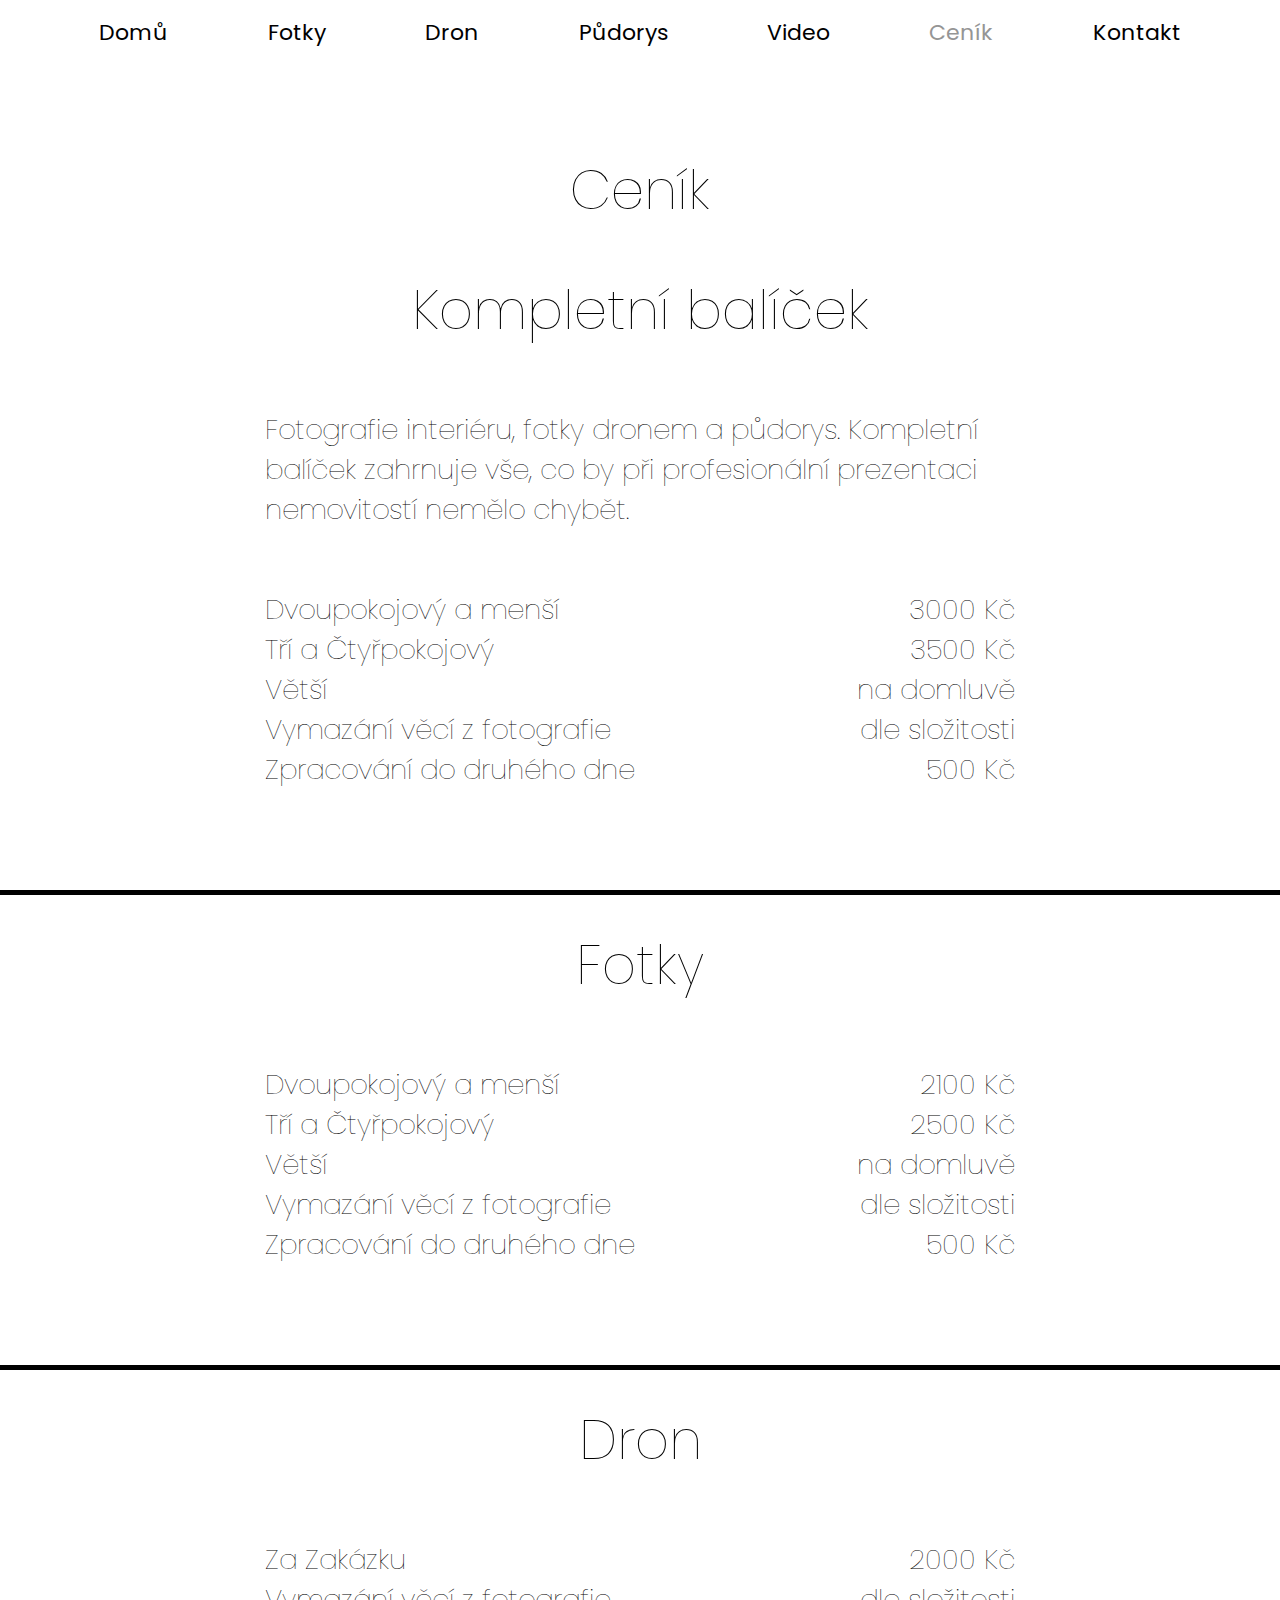
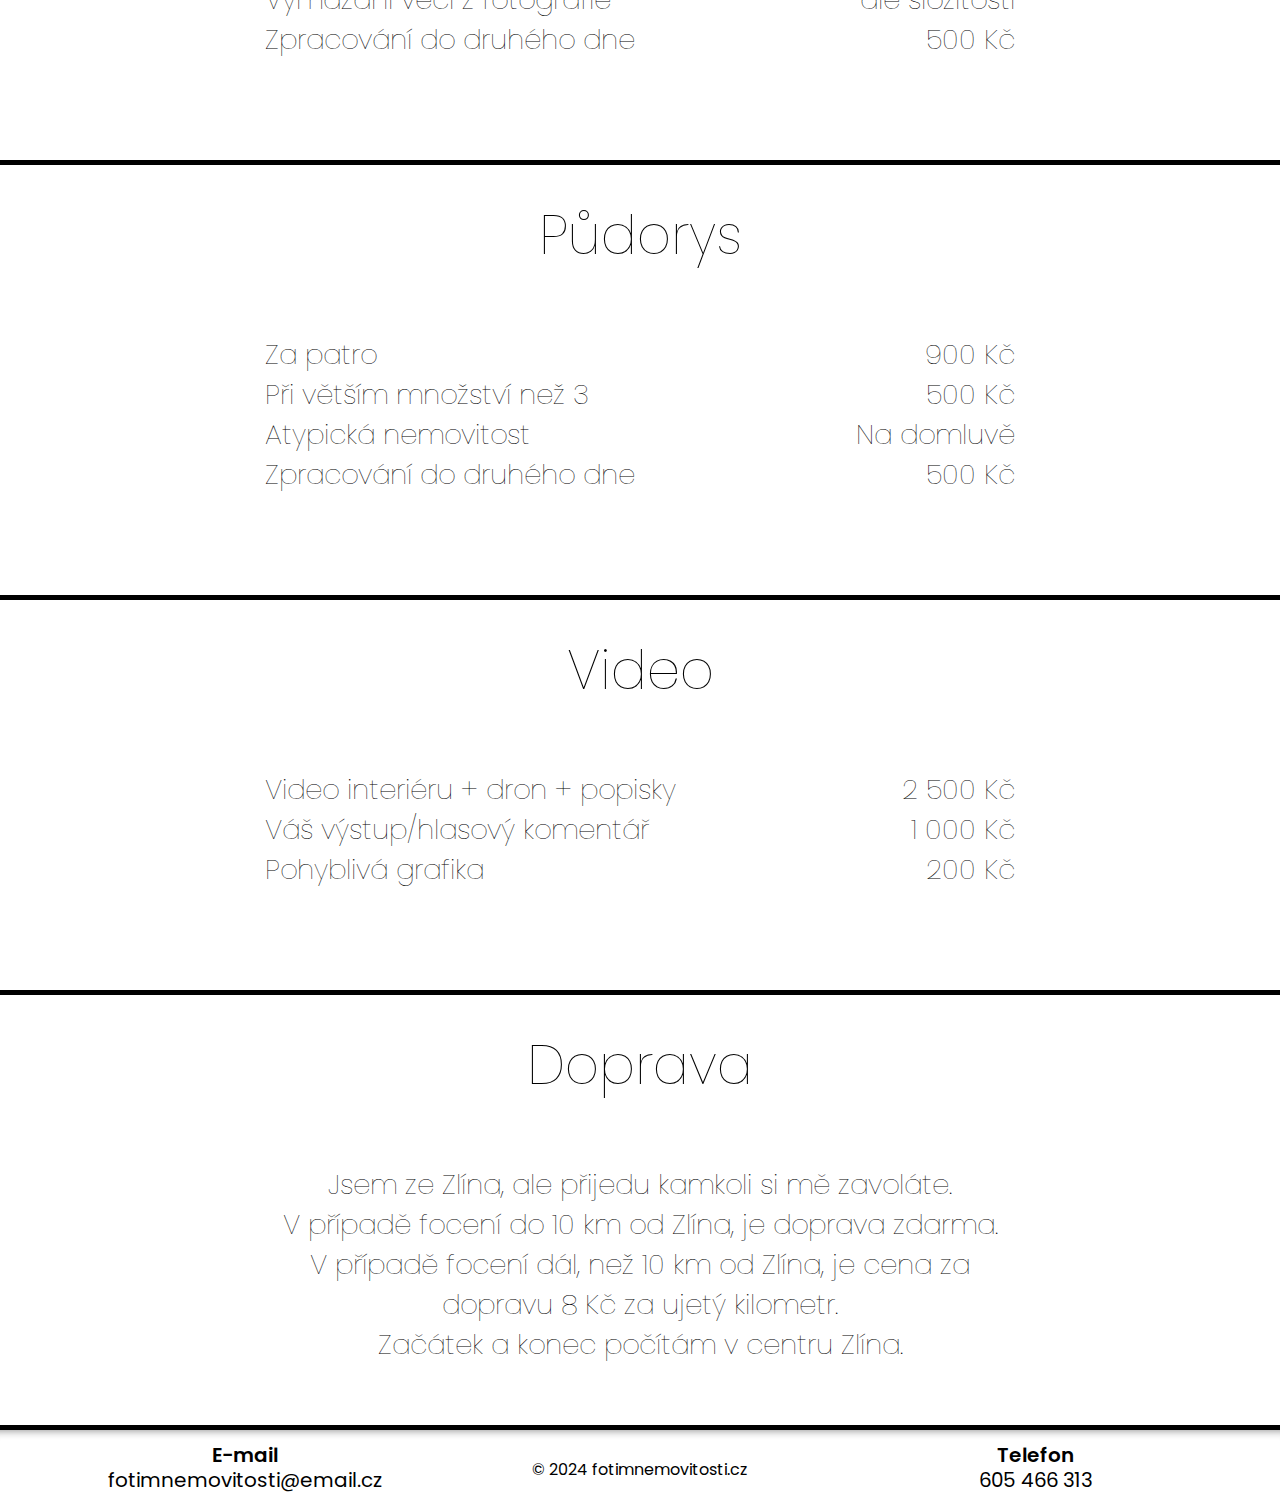
<file: cenik.html>
<!DOCTYPE html>
<html lang="cs">
<head>
    <meta charset="UTF-8">
    <meta http-equiv="X-UA-Compatible" content="IE=edge">
    <meta name="viewport" content="width=device-width, initial-scale=1.0">
    <link rel="preconnect" href="https://fonts.googleapis.com">
    <link rel="preconnect" href="https://fonts.gstatic.com" crossorigin>
    <link href="https://fonts.googleapis.com/css2?family=Poppins:wght@100;200&display=swap" rel="stylesheet">
    <link rel="stylesheet" href="https://cdnjs.cloudflare.com/ajax/libs/font-awesome/5.15.3/css/all.min.css"/>
    <link rel='stylesheet' href='spolecne.css'/>
    <link rel='stylesheet' href='cenik.css'/>
    <script src="script.js" defer></script>
    <title>Ceník | Fotím nemovitosti</title>
</head>
<body>
    <header>
        <nav>
            <input type="checkbox" id="check">
            <label for="check" class="checkbtn">
                <i class="fas fa-bars"></i>
            </label>
            <ul>
                <li><a href="index.html">Domů</a></li> 
                <li><a href="fotky.html">Fotky</a></li> 
                <li><a href="dron.html">Dron</a></li> 
                <li><a href="pudorys.html">Půdorys</a></li> 
                <li><a href="video.html">Video</a></li> 
                <li><a class="navActive" href="cenik.html">Ceník</a></li> 
                <li><a href="kontakt.html">Kontakt</a></li> 
            </ul>
        </nav>
    </header>
    <div class="mainPricelist">
        <div class="priceContainer">
            <h1>Ceník</h1>
            <h3>Kompletní balíček</h3>
            <p class="priceWrapper">Fotografie interiéru, fotky dronem a půdorys. Kompletní balíček zahrnuje vše, co by při profesionální prezentaci nemovitostí nemělo chybět.</p>
            <div class="priceWrapper">
                <div class="priceName">
                    <p>Dvoupokojový a menší</p>
                    <p>Tří a Čtyřpokojový</p>
                    <p>Větší</p>
                    <p>Vymazání věcí z fotografie</p>
                    <p>Zpracování do druhého dne</p>
                </div>
                <div class="priceNumber">
                    <p>3000 Kč</p>
                    <p>3500 Kč</p>
                    <p>na domluvě</p>
                    <p>dle složitosti</p>
                    <p>500 Kč</p>
                </div>
            </div>
        </div>
        <div class="priceContainer">
            <h3>Fotky</h3>
            <div class="priceWrapper">
                <div class="priceName">
                    <p>Dvoupokojový a menší</p>
                    <p>Tří a Čtyřpokojový</p>
                    <p>Větší</p>
                    <p>Vymazání věcí z fotografie</p>
                    <p>Zpracování do druhého dne</p>
                </div>
                <div class="priceNumber">
                    <p>2100 Kč</p>
                    <p>2500 Kč</p>
                    <p>na domluvě</p>
                    <p>dle složitosti</p>
                    <p>500 Kč</p>
                </div>
            </div>
        </div>
        <div class="priceContainer">
            <h3>Dron</h3>
            <div class="priceWrapper">
                <div class="priceName">
                    <p>Za Zakázku</p>
                    <p>Vymazání věcí z fotografie</p>
                    <p>Zpracování do druhého dne</p>
                </div>
                <div class="priceNumber">
                    <p>2000 Kč</p>
                    <p>dle složitosti</p>
                    <p>500 Kč</p>
                </div>
            </div>
        </div>
        <div class="priceContainer">
            <h3>Půdorys</h3>
            <div class="priceWrapper">
                <div class="priceName">
                    <p>Za patro</p>
                    <p>Při větším množství než 3</p>
                    <p>Atypická nemovitost</p>
                    <p>Zpracování do druhého dne</p>
                </div>
                <div class="priceNumber">
                    <p>900 Kč</p>
                    <p>500 Kč</p>
                    <p>Na domluvě</p>
                    <p>500 Kč</p>
                </div>
            </div>
        </div>
        <div class="priceContainer">
            <h3>Video</h3>
            <div class="priceWrapper">
                <div class="priceName">
                    <p>Video interiéru + dron + popisky</p>
                    <p>Váš výstup/hlasový komentář</p>
                    <p>Pohyblivá grafika</p>
                </div>
                <div class="priceNumber">
                    <p>2 500 Kč</p>
                    <p>1 000 Kč</p>
                    <p>200 Kč</p>
                </div>
            </div>
        </div>
        <div class="lastPriceContainer">
            <h3>Doprava</h3>
            <p class="priceWrapper">Jsem ze Zlína, ale přijedu kamkoli si mě zavoláte.
                <br>V případě focení do 10 km od Zlína, je doprava zdarma. 
                <br>V případě focení dál, než 10 km od Zlína, je cena za dopravu 8 Kč za ujetý kilometr.
                <br>Začátek a konec počítám v centru Zlína.
            </p>
        </div>
    </div>
    <footer>
        <div class="footerContainer">
            <p class="footerContactName">E-mail</p>
            <p class="footerContactKey">fotimnemovitosti@email.cz</p>
        </div>
        <div class="footerContainer">
            <p class="footerCopyright">© 2024 fotimnemovitosti.cz</p>
        </div>
        <div class="footerContainer">
            <p class="footerContactName">Telefon</p>
            <p class="footerContactKey">605 466 313</p>
        </div>
    </footer>
</body>
</html>
</file>
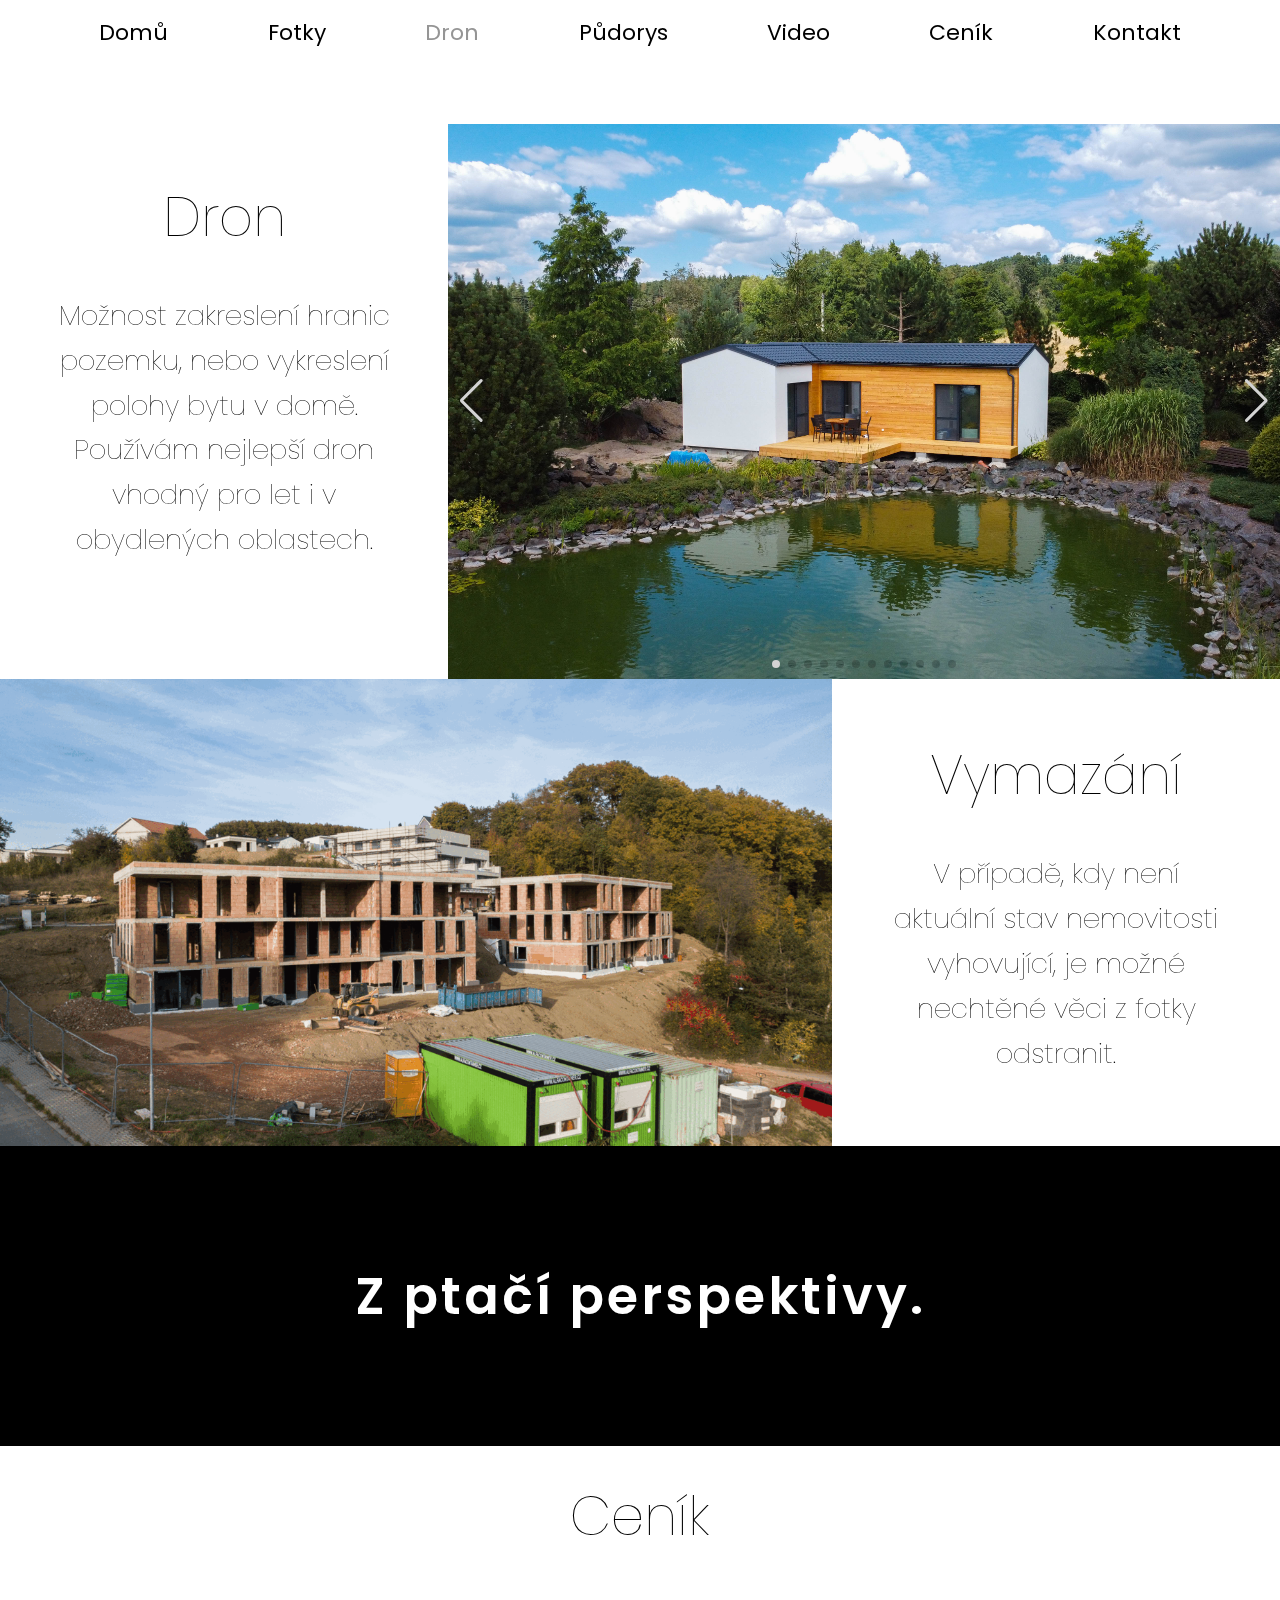
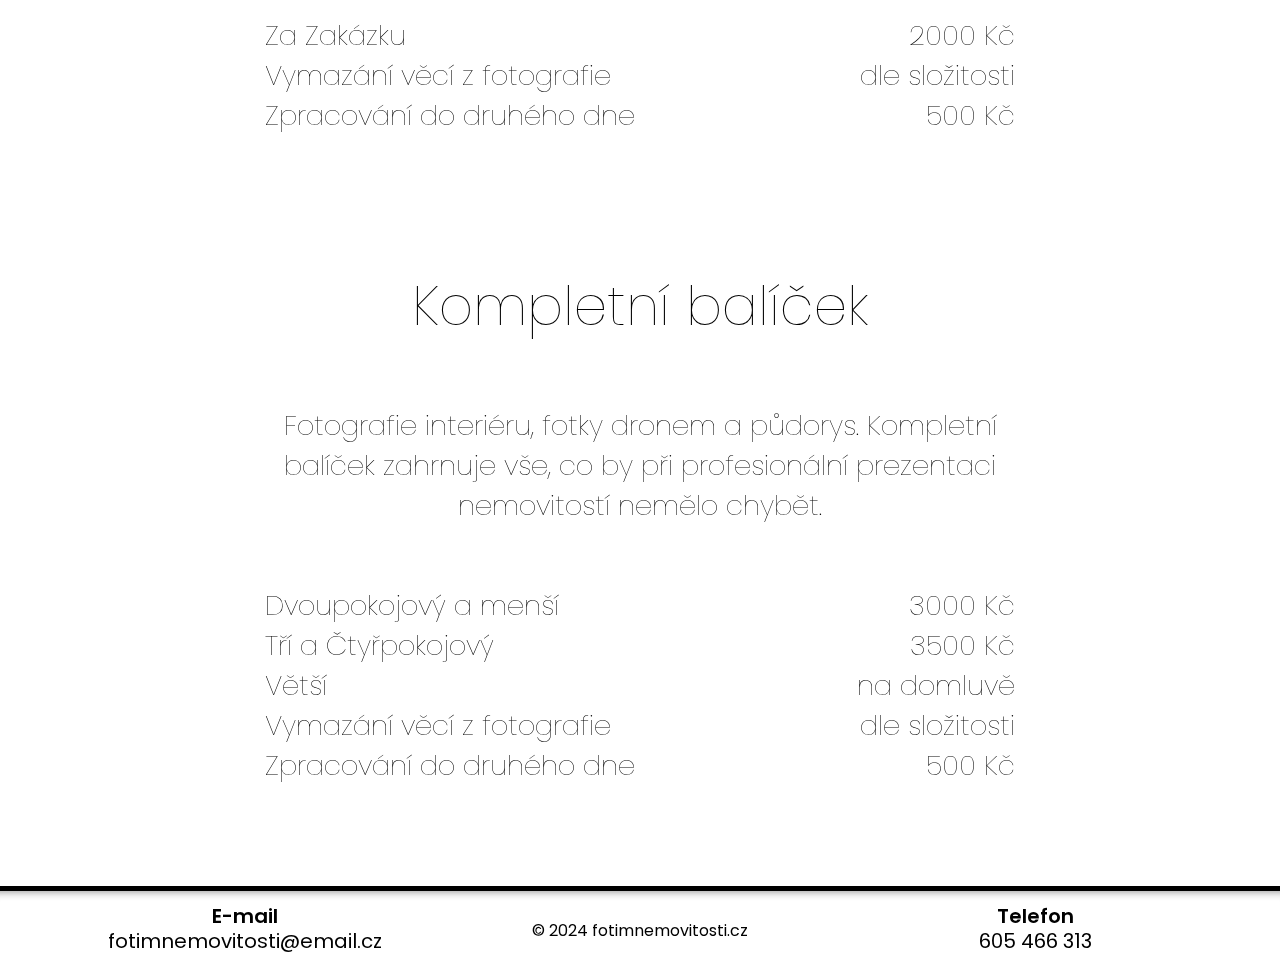
<file: dron.html>
<!DOCTYPE html>
<html lang="cs">
<head>
    <meta charset="UTF-8">
    <meta http-equiv="X-UA-Compatible" content="IE=edge">
    <meta name="viewport" content="width=device-width, initial-scale=1.0">
    <link rel="preconnect" href="https://fonts.googleapis.com">
    <link rel="preconnect" href="https://fonts.gstatic.com" crossorigin>
    <link href="https://fonts.googleapis.com/css2?family=Poppins:wght@100;200&display=swap" rel="stylesheet">
    <link rel="stylesheet" href="https://cdn.jsdelivr.net/npm/swiper@9/swiper-bundle.min.css"/>
    <link rel="stylesheet" href="https://cdnjs.cloudflare.com/ajax/libs/font-awesome/5.15.3/css/all.min.css"/>
    <script src="https://cdn.jsdelivr.net/npm/swiper@9/swiper-bundle.min.js" defer></script>
    <link rel='stylesheet' href='spolecne.css'/>
    <link rel='stylesheet' href='fotkyDronPudorysVideo.css'/>
    <script src="script.js" defer></script>
    <title>Dron | Fotím nemovitosti</title>
</head>
<body>
    <header>
        <nav>
            <input type="checkbox" id="check">
            <label for="check" class="checkbtn">
                <i class="fas fa-bars"></i>
            </label>
            <ul>
                <li><a href="index.html">Domů</a></li> 
                <li><a href="fotky.html">Fotky</a></li> 
                <li><a class="navActive" href="dron.html">Dron</a></li> 
                <li><a href="pudorys.html">Půdorys</a></li> 
                <li><a href="video.html">Video</a></li> 
                <li><a href="cenik.html">Ceník</a></li> 
                <li><a href="kontakt.html">Kontakt</a></li> 
            </ul>
        </nav>
    </header>
        <img class="img" src="img/hlavni dron 5.jpg" alt="">
    <div class="main">
        <div class="infoBox">
            <h1>Dron</h1>
            <p>Možnost zakreslení hranic pozemku, nebo vykreslení polohy bytu v domě. Používám nejlepší dron vhodný pro let i v obydlených oblastech.</p>
        </div>
        <div class="galleryContainer">
            <div class="swiper">
                <div class="swiper-wrapper">
                    <div class="swiper-slide"><img src="img/dron 1.jpg" alt="modulový dům z dronu"></div>
                    <div class="swiper-slide"><img src="img/dron 2.jpg" alt="rodinný dům z dronu s vyznačením hranic pozemku"></div>
                    <div class="swiper-slide"><img src="img/dron 3.jpg" alt="bytový dům  z dronu s vyznačením polohy bytu"></div>
                    <div class="swiper-slide"><img src="img/dron 4.jpg" alt="zahrada  z dronu s vyznačením hranic"></div>
                    <div class="swiper-slide"><img src="img/dron 5.jpg" alt="rodinný dům z dronu"></div>
                    <div class="swiper-slide"><img src="img/dron 6.jpg" alt="rodinný dům z dronu s vyznačením hranic pozemku"></div>
                    <div class="swiper-slide"><img src="img/dron 7.jpg" alt="Baťovský jednodomek z dronu"></div>
                    <div class="swiper-slide"><img src="img/dron 8.jpg" alt="Baťovský jednodomek z dronu"></div>
                    <div class="swiper-slide"><img src="img/dron 9.jpg" alt="Baťovský jednodomek z dronu"></div>
                    <div class="swiper-slide"><img src="img/dron 10.jpg" alt="Baťovský jednodomek z dronu s vyznačením hranic pozemku"></div>
                    <div class="swiper-slide"><img src="img/dron 11.jpg" alt="panelové sídliště z dronu s vyznačením polohy bytu"></div>
                    <div class="swiper-slide"><img src="img/dron 12.jpg" alt="hřiště za panelovým domem z dronu"></div>
                </div>
                <div class="swiper-pagination"></div>
                <div class="swiper-button-prev"></div>
                <div class="swiper-button-next"></div>
            </div>
        </div>
    </div>
    <div class="adjustments">
        <div class="galleryContainer">
            <img class="swiper-slide" src="img/ezgif-2-456886463e.gif" alt="před a po odstranění nechtěných objektů">
        </div>
        <div class="infoBox">
            <h2>Vymazání</h2>
            <p>V případě, kdy není aktuální stav nemovitosti vyhovující, je možné nechtěné věci z fotky odstranit.</p>
        </div>
    </div>
    <div class="seeThruContainer">
        <h2>Z ptačí perspektivy.</h2>
    </div>
    <div class="priceContainer">
        <h3>Ceník</h3>
        <div class="priceWrapper">
            <div class="priceName">
                <p>Za Zakázku</p>
                <p>Vymazání věcí z fotografie</p>
                <p>Zpracování do druhého dne</p>
            </div>
            <div class="priceNumber">
                <p>2000 Kč</p>
                <p>dle složitosti</p>
                <p>500 Kč</p>
            </div>
        </div>
        <h3>Kompletní balíček</h3>
        <p class="priceWrapper">Fotografie interiéru, fotky dronem a půdorys. Kompletní balíček zahrnuje vše, co by při profesionální prezentaci nemovitostí nemělo chybět.</p>
        <div class="priceWrapper">
            <div class="priceName">
                <p>Dvoupokojový a menší</p>
                <p>Tří a Čtyřpokojový</p>
                <p>Větší</p>
                <p>Vymazání věcí z fotografie</p>
                <p>Zpracování do druhého dne</p>
            </div>
            <div class="priceNumber">
                <p>3000 Kč</p>
                <p>3500 Kč</p>
                <p>na domluvě</p>
                <p>dle složitosti</p>
                <p>500 Kč</p>
            </div>
        </div>
    </div>
    <footer>
        <div class="footerContainer">
            <p class="footerContactName">E-mail</p>
            <p class="footerContactKey">fotimnemovitosti@email.cz</p>
        </div>
        <div class="footerContainer">
            <p class="footerCopyright">© 2024 fotimnemovitosti.cz</p>
        </div>
        <div class="footerContainer">
            <p class="footerContactName">Telefon</p>
            <p class="footerContactKey">605 466 313</p>
        </div>
    </footer>
</body>
</html>
</file>
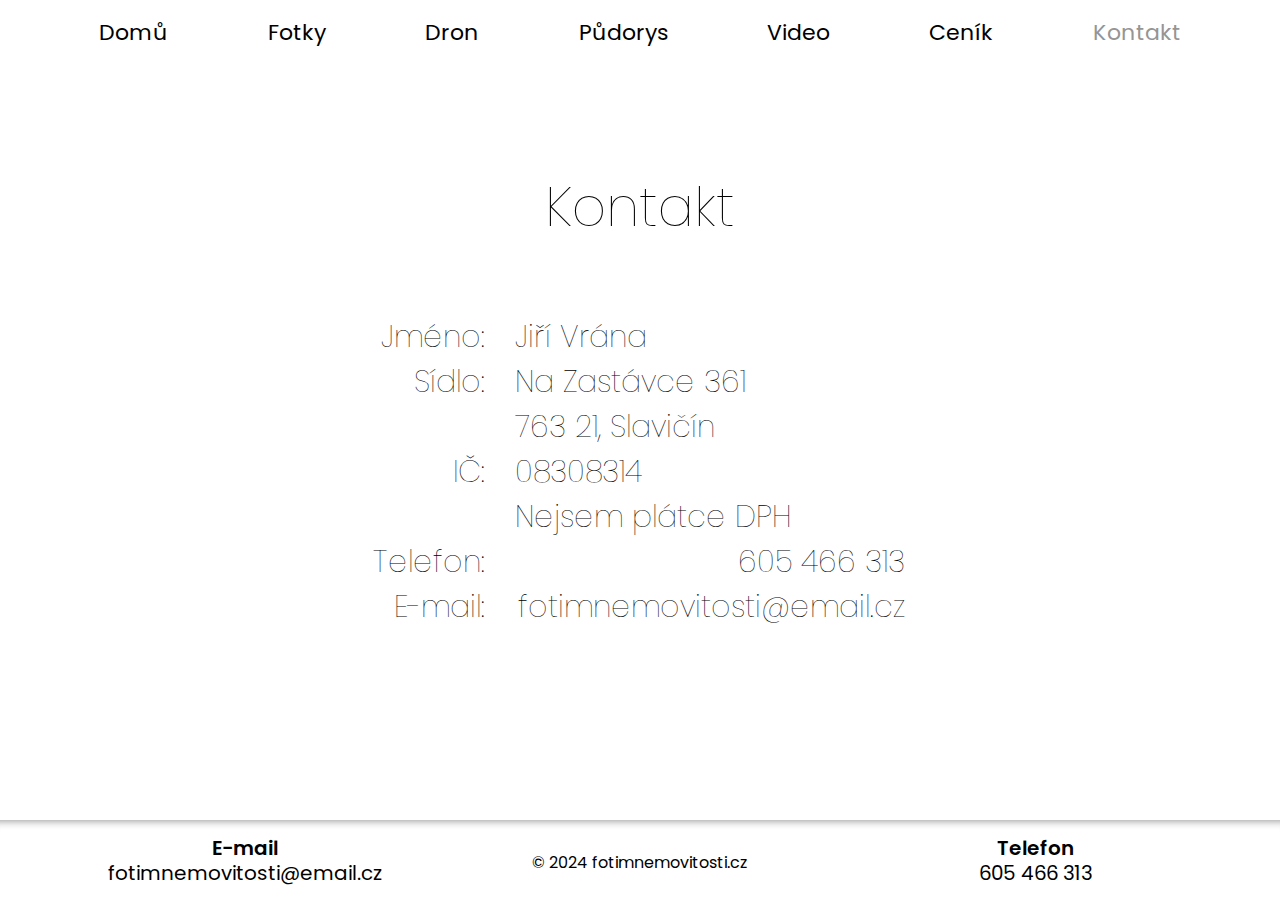
<file: kontakt.html>
<!DOCTYPE html>
<html lang="cs">
<head>
    <meta charset="UTF-8">
    <meta http-equiv="X-UA-Compatible" content="IE=edge">
    <meta name="viewport" content="width=device-width, initial-scale=1.0">
    <link rel="preconnect" href="https://fonts.googleapis.com">
    <link rel="preconnect" href="https://fonts.gstatic.com" crossorigin>
    <link href="https://fonts.googleapis.com/css2?family=Poppins:wght@100;200&display=swap" rel="stylesheet">
    <link rel="stylesheet" href="https://cdnjs.cloudflare.com/ajax/libs/font-awesome/5.15.3/css/all.min.css"/>
    <link rel='stylesheet' href='spolecne.css'/>
    <link rel='stylesheet' href='kontakt.css'/>
    <script src="script.js" defer></script>
    <title>Kontakt | Fotím nemovitosti</title>
</head>
<body>
    <header>
        <nav>
            <input type="checkbox" id="check">
            <label for="check" class="checkbtn">
                <i class="fas fa-bars"></i>
            </label>
            <ul>
                <li><a href="index.html">Domů</a></li> 
                <li><a href="fotky.html">Fotky</a></li>
                <li><a href="dron.html">Dron</a></li> 
                <li><a href="pudorys.html">Půdorys</a></li> 
                <li><a href="video.html">Video</a></li> 
                <li><a href="cenik.html">Ceník</a></li> 
                <li><a class="navActive" href="kontakt.html">Kontakt</a></li> 
            </ul>
        </nav>
    </header>
    <div class="main">
        <h1>Kontakt</h1>
        <div class="container">
            <p>Jméno:</p>
            <p>Jiří Vrána</p>
            <p>Sídlo:</p>
            <p>Na Zastávce 361</p>
            <br>
            <p>763 21, Slavičín</p>
            <p>IČ:</p>
            <p>08308314</p>
            <br>
            <p>Nejsem plátce DPH</p>
            <p>Telefon:</p>
            <a href="tel:605 466 313"><p>605 466 313</p></a>
            <p>E-mail:</p>
            <a href="mailto:jirivrana2000@seznam.cz"><p>fotimnemovitosti@email.cz</p><a>
        </div>
    </div>
    <footer>
        <div class="footerContainer">
            <p class="footerContactName">E-mail</p>
            <p class="footerContactKey">fotimnemovitosti@email.cz</p>
        </div>
        <div class="footerContainer">
            <p class="footerCopyright">© 2024 fotimnemovitosti.cz</p>
        </div>
        <div class="footerContainer">
            <p class="footerContactName">Telefon</p>
            <p class="footerContactKey">605 466 313</p>
        </div>
    </footer>
</body>
</html>
</file>
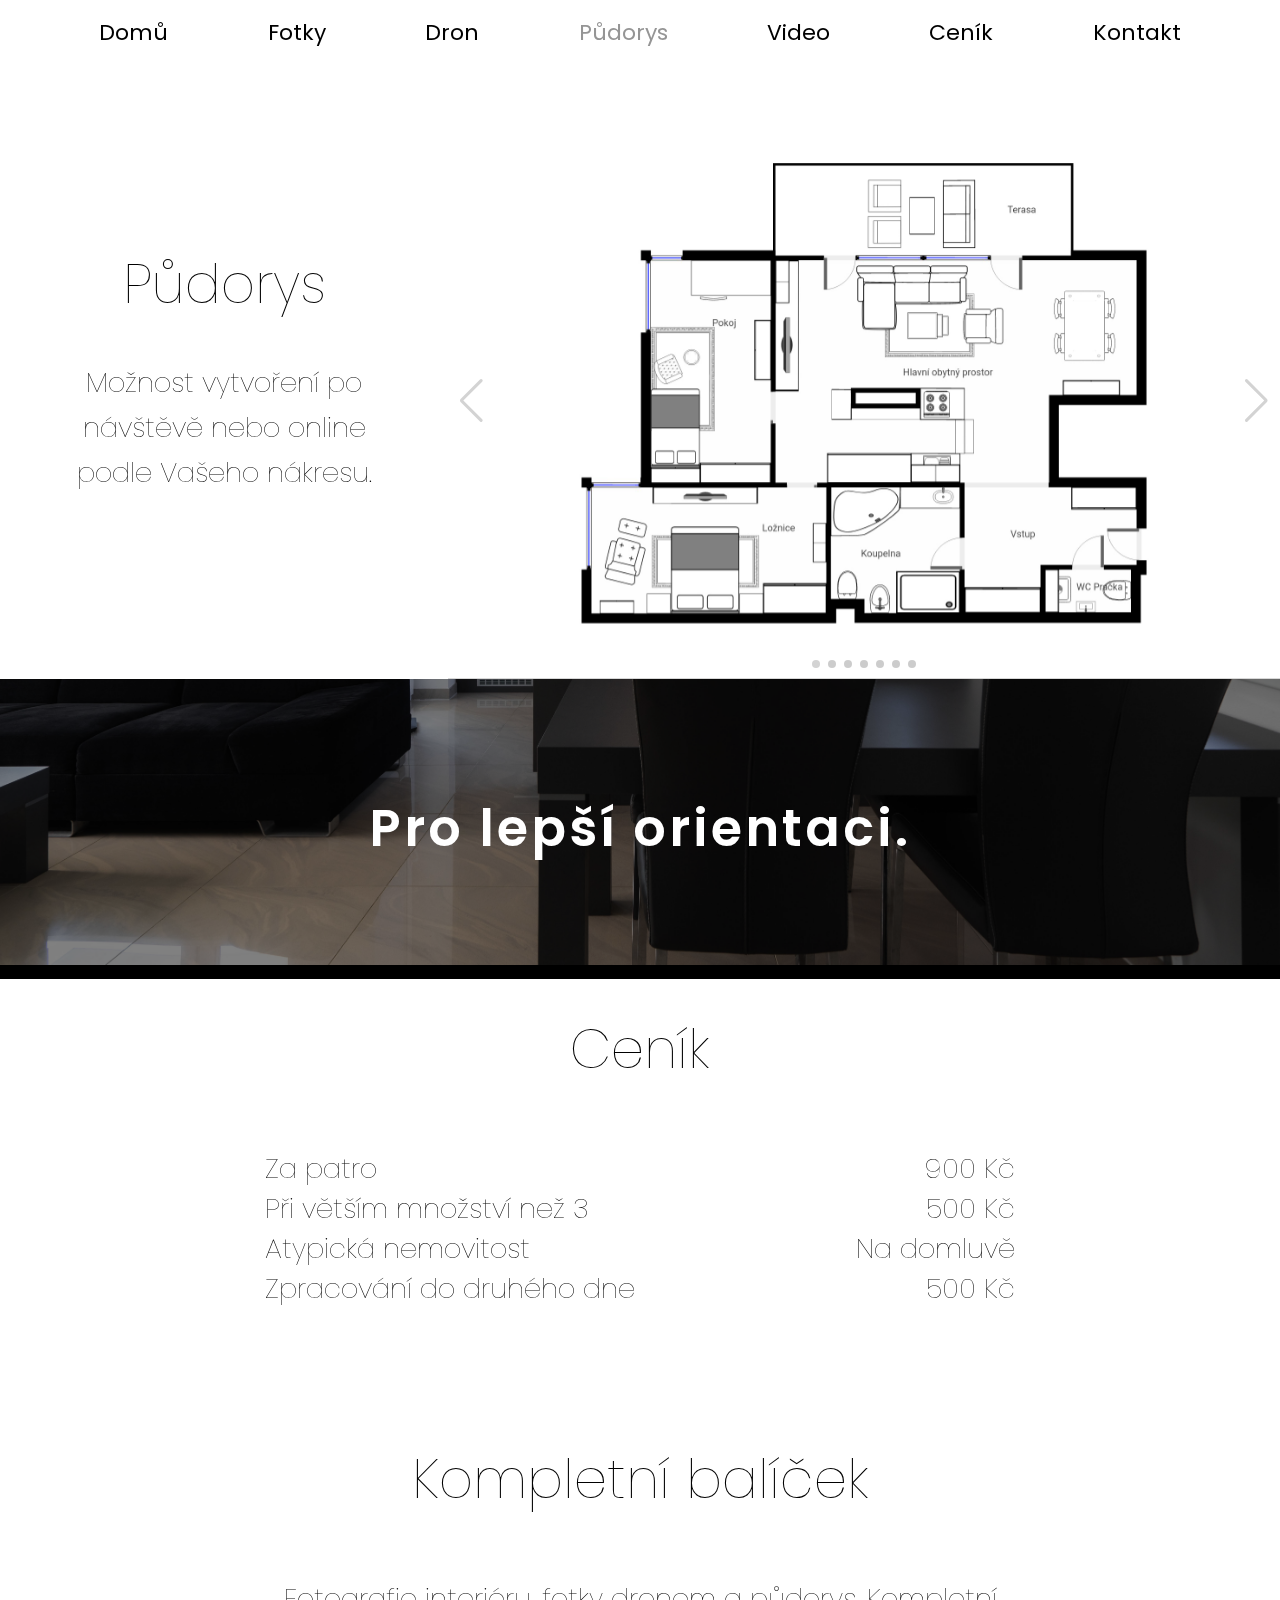
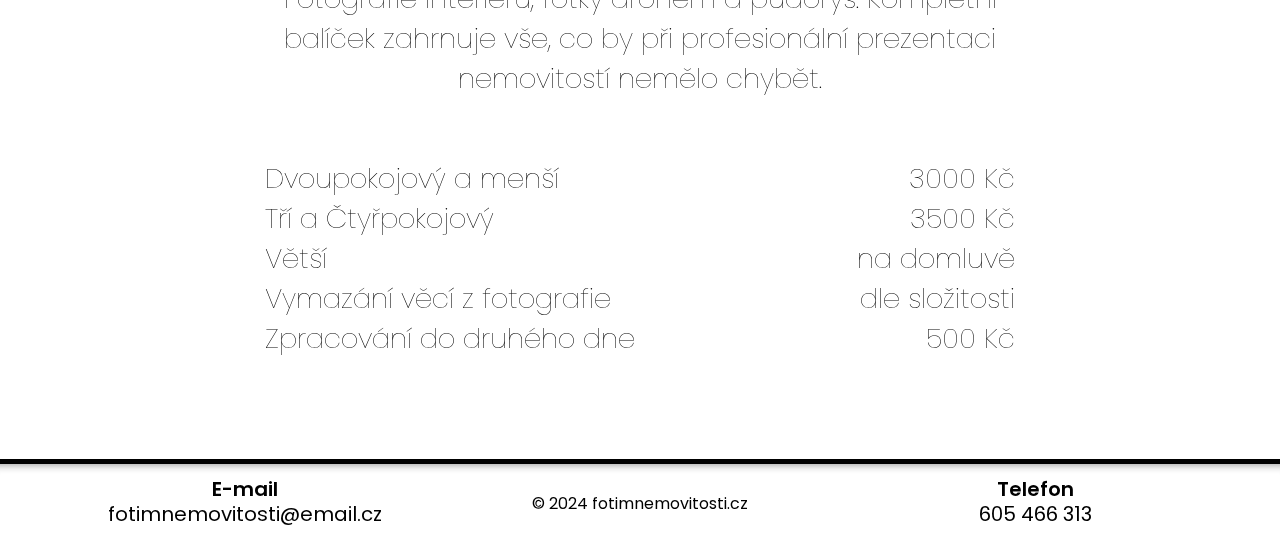
<file: pudorys.html>
<!DOCTYPE html>
<html lang="cs">
<head>
    <meta charset="UTF-8">
    <meta http-equiv="X-UA-Compatible" content="IE=edge">
    <meta name="viewport" content="width=device-width, initial-scale=1.0">
    <link rel="preconnect" href="https://fonts.googleapis.com">
    <link rel="preconnect" href="https://fonts.gstatic.com" crossorigin>
    <link href="https://fonts.googleapis.com/css2?family=Poppins:wght@100;200&display=swap" rel="stylesheet">
    <link rel="stylesheet" href="https://cdn.jsdelivr.net/npm/swiper@9/swiper-bundle.min.css"/>
    <link rel="stylesheet" href="https://cdnjs.cloudflare.com/ajax/libs/font-awesome/5.15.3/css/all.min.css"/>
    <script src="https://cdn.jsdelivr.net/npm/swiper@9/swiper-bundle.min.js" defer></script>
    <link rel='stylesheet' href='spolecne.css'/>
    <link rel='stylesheet' href='fotkyDronPudorysVideo.css'/>
    <script src="script.js" defer></script>
    <title>Půdorys | Fotím nemovitosti</title>
</head>
<body>
    <header>
        <nav>
            <input type="checkbox" id="check">
            <label for="check" class="checkbtn">
                <i class="fas fa-bars"></i>
            </label>
            <ul>
                <li><a href="index.html">Domů</a></li> 
                <li><a href="fotky.html">Fotky</a></li> 
                <li><a href="dron.html">Dron</a></li> 
                <li><a class="navActive" href="pudorys.html">Půdorys</a></li> 
                <li><a href="video.html">Video</a></li> 
                <li><a href="cenik.html">Ceník</a></li> 
                <li><a href="kontakt.html">Kontakt</a></li> 
            </ul>
        </nav>
    </header>
    <img class="img" src="img/hlavni paralax.jpg" alt="">
    <div class="main">
        <div class="infoBox">
            <h1>Půdorys</h1>
            <p>Možnost vytvoření po návštěvě nebo online podle Vašeho nákresu.</p>
        </div>
        <div class="galleryContainer">
            <div class="swiper">
                <div class="swiper-wrapper">
                    <div class="swiper-slide"><img src="img/hlavni pudorys 1.jpg" alt="půdorys nadstandartního bytu"></div>
                    <div class="swiper-slide"><img src="img/pudorys 2.jpg" alt="půdorys domu z modulů"></div>
                    <div class="swiper-slide"><img src="img/hlavni pudorys 2.jpg" alt="půdorys domu z modulů"></div>
                    <div class="swiper-slide"><img src="img/hlavni pudorys 3.jpg" alt="půdorys domu"></div>
                    <div class="swiper-slide"><img src="img/pudorys 5.JPG" alt="půdorys bytu"></div>
                    <div class="swiper-slide"><img src="img/hlavni pudorys 4.jpg" alt="půdorys domu z modulů"></div>
                    <div class="swiper-slide"><img src="img/pudorys 6.jpg" alt="půdorys bytu"></div>
                </div>
                <div class="swiper-pagination"></div>
                <div class="swiper-button-prev"></div>
                <div class="swiper-button-next"></div>
            </div>
        </div>
    </div>
    <div class="seeThruContainer">
        <h2>Pro lepší orientaci.</h2>
    </div>
    <div class="priceContainer">
        <h3>Ceník</h3>
        <div class="priceWrapper">
            <div class="priceName">
                <p>Za patro</p>
                <p>Při větším množství než 3</p>
                <p>Atypická nemovitost</p>
                <p>Zpracování do druhého dne</p>
            </div>
            <div class="priceNumber">
                <p>900 Kč</p>
                <p>500 Kč</p>
                <p>Na domluvě</p>
                <p>500 Kč</p>
            </div>
        </div>
        <h3>Kompletní balíček</h3>
        <p class="priceWrapper">Fotografie interiéru, fotky dronem a půdorys. Kompletní balíček zahrnuje vše, co by při profesionální prezentaci nemovitostí nemělo chybět.</p>
        <div class="priceWrapper">
            <div class="priceName">
                <p>Dvoupokojový a menší</p>
                <p>Tří a Čtyřpokojový</p>
                <p>Větší</p>
                <p>Vymazání věcí z fotografie</p>
                <p>Zpracování do druhého dne</p>
            </div>
            <div class="priceNumber">
                <p>3000 Kč</p>
                <p>3500 Kč</p>
                <p>na domluvě</p>
                <p>dle složitosti</p>
                <p>500 Kč</p>
            </div>
        </div>
    </div>
    <footer>
        <div class="footerContainer">
            <p class="footerContactName">E-mail</p>
            <p class="footerContactKey">fotimnemovitosti@email.cz</p>
        </div>
        <div class="footerContainer">
            <p class="footerCopyright">© 2024 fotimnemovitosti.cz</p>
        </div>
        <div class="footerContainer">
            <p class="footerContactName">Telefon</p>
            <p class="footerContactKey">605 466 313</p>
        </div>
    </footer>
</body>
</html>
</file>
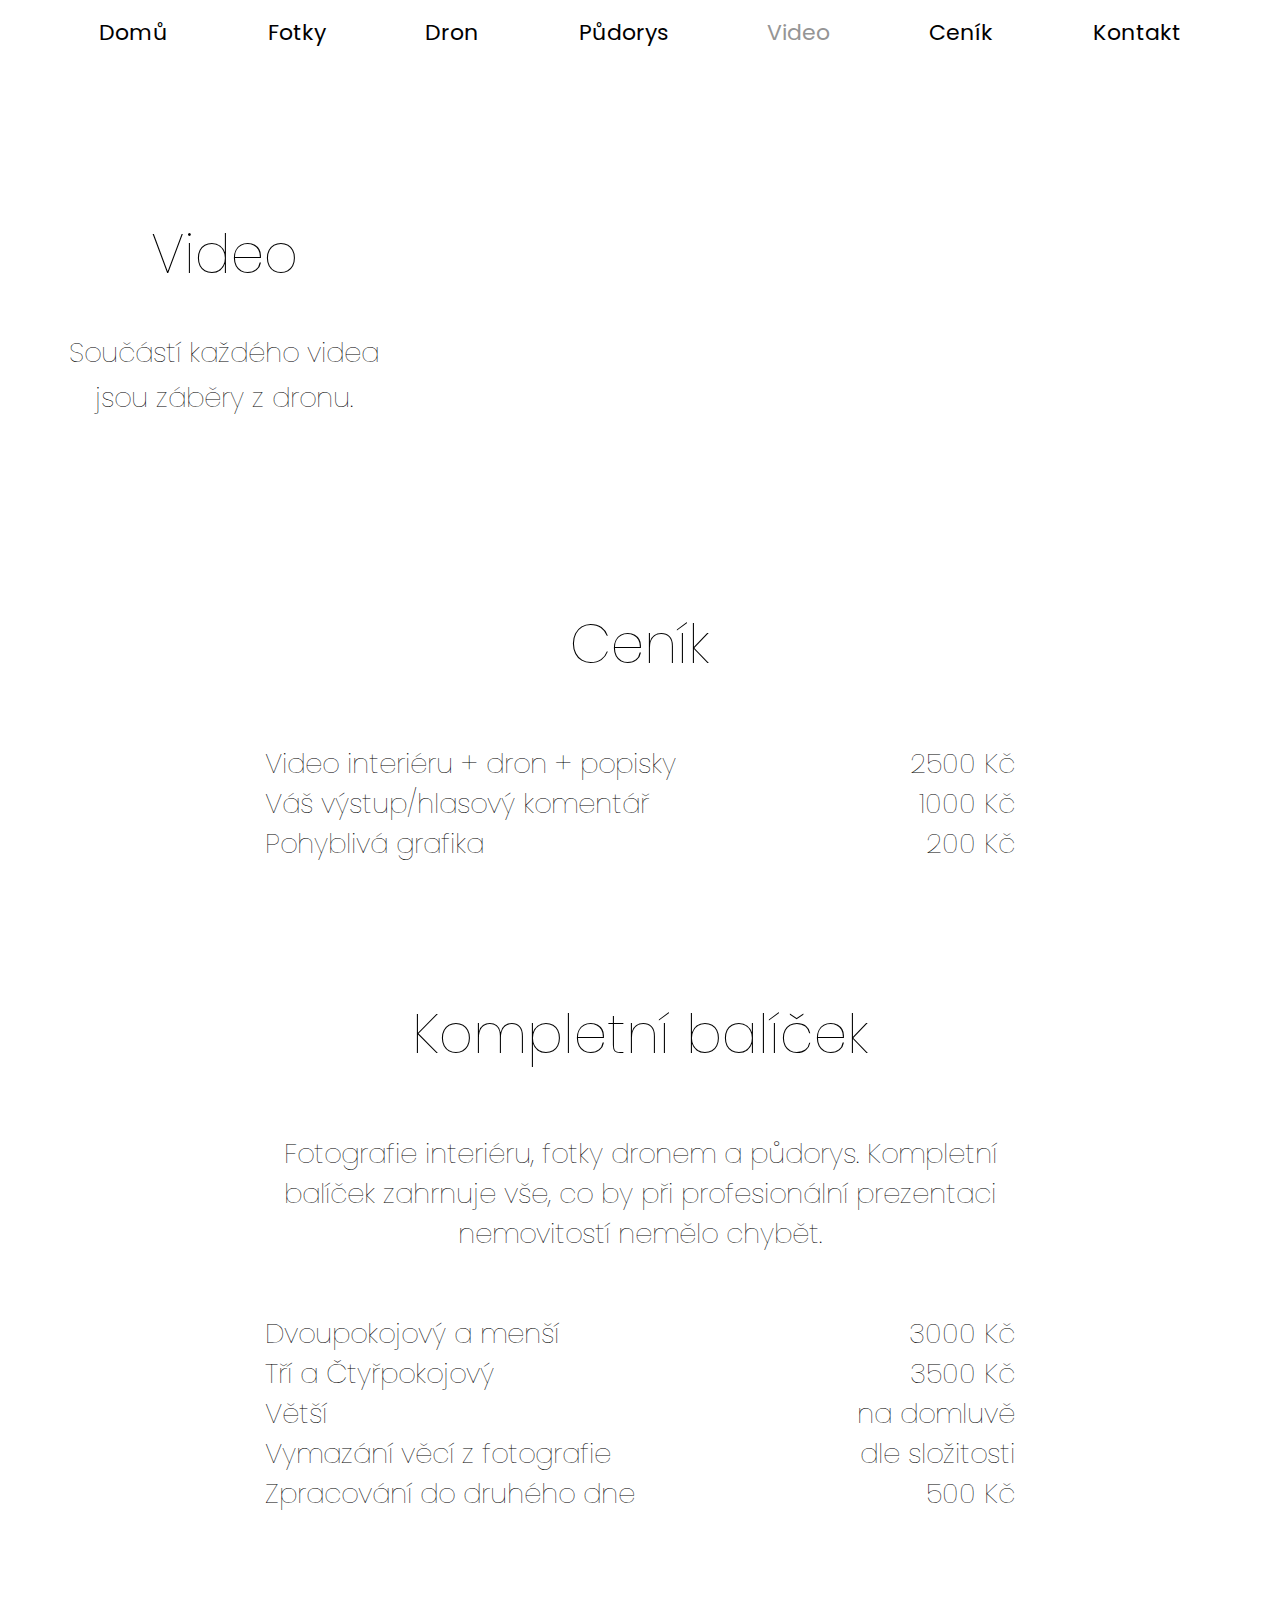
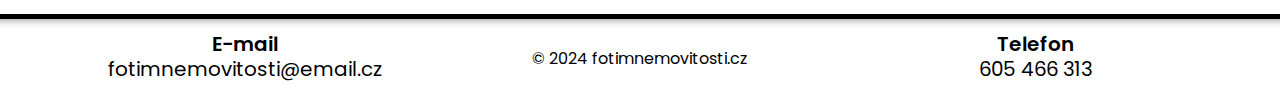
<file: video.html>
<!DOCTYPE html>
<html lang="cs">
<head>
    <meta charset="UTF-8">
    <meta http-equiv="X-UA-Compatible" content="IE=edge">
    <meta name="viewport" content="width=device-width, initial-scale=1.0">
    <link rel="preconnect" href="https://fonts.googleapis.com">
    <link rel="preconnect" href="https://fonts.gstatic.com" crossorigin>
    <link href="https://fonts.googleapis.com/css2?family=Poppins:wght@100;200&display=swap" rel="stylesheet">
    <link rel="stylesheet" href="https://cdnjs.cloudflare.com/ajax/libs/font-awesome/5.15.3/css/all.min.css"/>
    <link rel='stylesheet' href='spolecne.css'/>
    <link rel='stylesheet' href='fotkyDronPudorysVideo.css'/>
    <script src="script.js" defer></script>
    <title>Video | Fotím nemovitosti</title>
</head>
<body>
    <header>
        <nav>
            <input type="checkbox" id="check">
            <label for="check" class="checkbtn">
                <i class="fas fa-bars"></i>
            </label>
            <ul>
                <li><a href="index.html">Domů</a></li> 
                <li><a href="fotky.html">Fotky</a></li> 
                <li><a href="dron.html">Dron</a></li> 
                <li><a href="pudorys.html">Půdorys</a></li> 
                <li><a class="navActive" href="video.html">Video</a></li> 
                <li><a href="cenik.html">Ceník</a></li> 
                <li><a href="kontakt.html">Kontakt</a></li> 
            </ul>
        </nav>
    </header>
    <img class="img" src="img/hlavni paralax.jpg" alt="Bude vložen obrázek kamery">
    <div class="main">
        <div class="infoBox">
            <h1>Video</h1>
            <p>Součástí každého videa jsou záběry z dronu. </p>
        </div>
        <div class="videoContainer">
            <iframe width="100%" height="100%" src="https://www.youtube.com/embed/dlDqXn1Apis" title="YouTube video player" frameborder="0" allow="accelerometer; autoplay; clipboard-write; encrypted-media; gyroscope; picture-in-picture; web-share" allowfullscreen></iframe>
        </div>
    </div>
    
    <div class="priceContainer">
        <h3>Ceník</h3>
        <div class="priceWrapper">
            <div class="priceName">
                <p>Video interiéru + dron + popisky</p>
                <p>Váš výstup/hlasový komentář</p>
                <p>Pohyblivá grafika</p>
            </div>
            <div class="priceNumber">
                <p>2500 Kč</p>
                <p>1000 Kč</p>
                <p>200 Kč</p>
            </div>
        </div>
        <h3>Kompletní balíček</h3>
        <p class="priceWrapper">Fotografie interiéru, fotky dronem a půdorys. Kompletní balíček zahrnuje vše, co by při profesionální prezentaci nemovitostí nemělo chybět.</p>
        <div class="priceWrapper">
            <div class="priceName">
                <p>Dvoupokojový a menší</p>
                <p>Tří a Čtyřpokojový</p>
                <p>Větší</p>
                <p>Vymazání věcí z fotografie</p>
                <p>Zpracování do druhého dne</p>
            </div>
            <div class="priceNumber">
                <p>3000 Kč</p>
                <p>3500 Kč</p>
                <p>na domluvě</p>
                <p>dle složitosti</p>
                <p>500 Kč</p>
            </div>
        </div>
    </div>
    <footer>
        <div class="footerContainer">
            <p class="footerContactName">E-mail</p>
            <p class="footerContactKey">fotimnemovitosti@email.cz</p>
        </div>
        <div class="footerContainer">
            <p class="footerCopyright">© 2024 fotimnemovitosti.cz</p>
        </div>
        <div class="footerContainer">
            <p class="footerContactName">Telefon</p>
            <p class="footerContactKey">605 466 313</p>
        </div>
    </footer>
</body>
</html>
</file>
<file: cenik.css>
/*hlavní obsah stránky*/
h1 {
    font-size: 54px;
    padding-top: 40px;
    padding-bottom: 30px;
}
.mainPricelist {
    padding-top: 65px;
    display: flex;
    flex-direction: column;
    justify-content: center;
    background-color: white;
    width: 100%;
}
.priceContainer {
    border-bottom: 5px solid black;
    background-color: white;
    display: flex;
    align-items: center;
    flex-direction: column;
    line-height: 40px;
    letter-spacing: 1.6;
    font-weight: 100;
}
h3 {
    font-size: 54px;
    margin: 50px;
}
.priceContainer p,
.lastPriceContainer p {
    font-size: 28px;
}
.priceWrapper {
    display: flex;
    justify-content: space-between;
    width: 750px;
    margin: 30px;
}
.priceNumber {
    display: flex;
    flex-direction: column;
    align-items: flex-end;
    margin-bottom: 70px;
}
.lastPriceContainer {
    background-color: white;
    display: flex;
    align-items: center;
    flex-direction: column;
    line-height: 40px;
    letter-spacing: 1.6;
    font-weight: 100;
    padding-bottom: 30px;
    text-align: center;
}
/*pro malé obrazovky*/
@media (max-width: 800px) {
    .priceContainer {
        background-color: white;
        display: flex;
        align-items: center;
        flex-direction: column;
        line-height: 40px;
        letter-spacing: 1.3;
        font-weight: 200;
    }
    h3 {
        font-size: 38px;
        margin: 30px;
    }
    .priceWrapper {
        display: flex;
        justify-content: space-around;
        width: 90%;
    }
    .priceContainer p,
    .lastPriceContainer p {
        font-size: 22px;
    }
    .priceNumber {
        display: flex;
        flex-direction: column;
        align-items: flex-end;
        margin-bottom: 70px;
    }
}
@media (max-width: 600px) {
    header {
        background-color: white;
    }
    h1 {
        padding-top: 0px;
        margin-top: -45px;
    }
}
@media (max-width: 482px) {
    .priceContainer {
        background-color: white;
        display: flex;
        align-items: center;
        flex-direction: column;
        line-height: 40px;
        letter-spacing: 1;
        font-weight: 200;
    }
    h3 {
        font-size: 30px;
        margin: 20px;
    }
    .priceWrapper {
        display: flex;
        justify-content: space-around;
        width: 90%;
    }
    .priceContainer p {
        font-size: 17px;
    }
    .priceNumber {
        display: flex;
        flex-direction: column;
        align-items: flex-end;
        margin-bottom: 40px;
    }
}
@media (max-width: 385px) {
    .priceContainer p {
        font-size: 14px;
    }
}
</file>
<file: fotkyDronPudorysVideo.css>
/*obrázek na pozadí*/
.img {
    position: fixed;
    height: 100vh;
    overflow-y: auto;
    overflow-x: hidden;
    width: 100%;
    object-fit: cover;
    z-index: -1;
    position: sticky;
    top: 0;
    opacity: 0.5;
}
/*hlavní část*/
.main {
    padding-top: 65px;
    display: flex;
    justify-content: space-between;
    position: static;
    z-index: 0;
    background-color: white;
    width: 100%;
    margin-top: -101vh;
}
.infoBox {
    width: 100%;
    margin: 0 auto;
    display: flex;
    justify-content: center;
    align-items: center;
    flex-direction: column;
    background-color: white;
    color: black;
    font-weight: 100;
    width: 35%;
}
.infoBox h1,
.infoBox h2 {
    font-size: 54px;
}
.infoBox p {
    font-size: 28px;
    padding: 50px;
    text-align: center;
    line-height: 1.6em;
}
/*galerie*/
.galleryContainer {
    width: fit-content;
    width: 65%;
    height: fit-content;
    background: black;
    display: flex;
    align-items: center;
    justify-content: center;
    position: static;
    z-index: 0;
}
.swiper {
    min-width: 100%;
    height: fit-content;
    display: flex;
    align-items: center;
}
.swiper-slide img {
    width: 100%;
    display: block;
    margin: 0px auto;
}
.swiper .swiper-button-prev,
.swiper .swiper-button-next {
    color: lightgray;
}
.swiper .swiper-pagination-bullet-active {
    background-color: lightgray;
}
/*styly pro případné další okno s obrázkem a popiskem, zatím použity pouze v fotky.html*/
.adjustments {
    display: flex;
    justify-content: space-between;
    position: static;
    z-index: 0;
    background-color: white;
    width: 100%;
}
.infoBox h2 {
    margin-top: 50px;
    color: black;
}
/*styly pro video !!!POUŽITÉ POUZE PRO video.html!!!*/
.videoContainer {
    width: 65%;
    height: 50vh;
}
/*kontejner s průhledem na obrázek na pozadí*/
.seeThruContainer {
    width: 100%;
    height: 300px;
    display: flex;
    align-items: center;
    justify-content: center;
    margin-top: 0px;
}
.seeThruContainer h2 {
    z-index: 0;
    color: white;
    font-size: 51px;
    font-weight: 600;
    letter-spacing: 3px;
}
/*ceník*/
.priceContainer {
    background-color: white;
    display: flex;
    align-items: center;
    flex-direction: column;
    line-height: 40px;
    letter-spacing: 1.6;
    font-weight: 100;
}
h3 {
    font-size: 54px;
    margin: 50px;
}
.priceWrapper {
    display: flex;
    justify-content: space-between;
    width: 750px;
    margin: 30px;
}
p.priceWrapper {
    text-align: center;
}
.priceContainer p {
    font-size: 28px;
}
.priceNumber {
    display: flex;
    flex-direction: column;
    align-items: flex-end;
    margin-bottom: 70px;
}
/*pro malé obrazovky*/
@media (max-width: 1175px) {
    .galleryContainer {
        width: 100%;
    }
    img {
        width: 100%;
    }
    .main {
        flex-direction: column;
        width: 100%;
    }
    .adjustments {
        flex-direction: column-reverse;
        width: 100%;
    }
    .infoBox {
        width: 90%;
    }
    .videoContainer {
        width: 100%;
        height: 32vh;
    }
}
@media (max-width: 800px) {
    .seeThruContainer {
        height: 150px;
    }
    .seeThruContainer h2 {
        font-size: 6vw;
    }
    .priceContainer {
        background-color: white;
        display: flex;
        align-items: center;
        flex-direction: column;
        line-height: 40px;
        letter-spacing: 1.3;
        font-weight: 200;
    }
    h3 {
        font-size: 38px;
        margin: 30px;
    }
    .priceWrapper {
        display: flex;
        justify-content: space-around;
        width: 90%;
    }
    .priceContainer p {
        font-size: 22px;
    }
    .priceNumber {
        display: flex;
        flex-direction: column;
        align-items: flex-end;
        margin-bottom: 70px;
    }
}
@media (max-width: 600px) {
    h1 {
        margin-top: -30px;
    }
    .main {
        padding-top: -65px;
        margin-top: calc(-101vh - 65px);
    }
    header {
        background: none;
    }
    .infoBox {
        margin-top: 50px;
        padding-top: 0px;
    }
    .videoContainer {
        width: 100%;
        height: 50vh;
    }
}
@media (max-width: 482px) {
    .swiper .swiper-button-prev,
    .swiper .swiper-button-next, 
    .swiper .swiper-pagination {
        display: none;
    }
    .priceContainer {
        background-color: white;
        display: flex;
        align-items: center;
        flex-direction: column;
        line-height: 40px;
        letter-spacing: 1;
        font-weight: 200;
    }
    h3 {
        font-size: 30px;
        margin: 20px;
    }
    .priceWrapper {
        display: flex;
        justify-content: space-around;
        width: 90%;
    }
    .priceContainer p {
        font-size: 17px;
    }
    .priceNumber {
        display: flex;
        flex-direction: column;
        align-items: flex-end;
        margin-bottom: 40px;
    }
}
@media (max-width: 385px) {
    .priceContainer p {
        font-size: 14px;
    }
}
</file>
<file: kontakt.css>
/*hlavní obsah stránky*/
body {
    display: flex;
    flex-direction: column;
    height: 100vh;
    min-width: 350px;
    background-color: white;
}
.main {
    padding-top: 65px;
    display: flex;
    flex-direction: column;
    align-items: center;
    margin-bottom: auto;
    text-decoration: none;
}
h1 {
    font-size: 54px;
    font-weight: 100;
    margin: 50px auto;
}
.container {
    margin-top: 30px;
    margin-bottom: 100px;
    text-decoration: none;
    font-size: 30px;
    font-weight: 100;
    letter-spacing: 1.6;
    line-height: 45px;
    display: grid;
    grid-template-columns: clamp(65px, 20vw, 110px) clamp(222px, 69vw, 390px);
    gap: 0 clamp(10px, 5vw, 30px);
    width: clamp(336px, 96vw, 530px);
}
p:nth-child(2n + 1) {
    justify-self: flex-end;
}
a {
    color: inherit;
}
footer {
    border: none;
}
/*pro malé obrazovky*/
@media (max-width: 600px) {
    .main {
        padding-top: 20px;
    }
    footer {
        display: none;
    }
    .container p {
        font-size: clamp(17px, 5vw, 30px);
        line-height: clamp(25px, 8vw, 42px);
    }
}
</file>
<file: spolecne.css>
/* http://meyerweb.com/eric/tools/css/reset/ 
   v2.0 | 20110126
   License: none (public domain)
*/
html, body, div, span, applet, object, iframe,
h1, h2, h3, h4, h5, h6, p, blockquote, pre,
a, abbr, acronym, address, big, cite, code,
del, dfn, em, img, ins, kbd, q, s, samp,
small, strike, strong, sub, sup, tt, var,
b, u, i, center,
dl, dt, dd, ol, ul, li,
fieldset, form, label, legend,
table, caption, tbody, tfoot, thead, tr, th, td,
article, aside, canvas, details, embed, 
figure, figcaption, footer, header, hgroup, 
menu, nav, output, ruby, section, summary,
time, mark, audio, video {
	margin: 0;
	padding: 0;
	border: 0;
	font-size: 100%;
	font: inherit;
	vertical-align: baseline;
}
/* HTML5 display-role reset for older browsers */
article, aside, details, figcaption, figure, 
footer, header, hgroup, menu, nav, section {
	display: block;
}
body {
	line-height: 1;
}
ol, ul {
	list-style: none;
}
blockquote, q {
	quotes: none;
}
blockquote:before, blockquote:after,
q:before, q:after {
	content: '';
	content: none;
}
table {
	border-collapse: collapse;
	border-spacing: 0;
}
/*Moje CSS začíná tady */
body {
    background-color: black;
    font-family: 'Poppins', sans-serif;
	min-width: 300px;
}
* {
    box-sizing: border-box;
    text-decoration: none;
    margin: 0;
    padding: 0;
}
/*header*/
header {
	background: white;
}
nav{
	height: 65px;
	width: 100%;
}
nav ul{
	display: flex;
	align-items: center;
	justify-content: space-evenly;
}
nav ul li{
	display: inline-block;
	line-height: 65px;
}
nav ul li a{
	color: black;
	font-size: 22px;
}
header a:hover {
	color: #636363;
}
.navActive {
	color: #959595;
}
.checkbtn{
	font-size: 30px;
	color: black;
	line-height: 65px;
	display: none;
}
#check{
	display: none;
}
/*footer */
footer {
	min-width: 300px;
    width: 100vw;
    height: 80px;
    color: black;
    background-color: white;
    display: flex;
    align-items: center;
    justify-content: space-evenly;
    box-shadow: 0px 10px 10px -10px grey inset;
    border-top: 5px solid black;
}
.footerContainer {
    min-width: 300px;
    display: flex;
    flex-direction: column;
    align-items: center;
}
.footerContactName {
    font-size: 20px;
    font-weight: 600;
    margin-bottom: 5px;
}
.footerContactKey {
    font-size: 20px;
}
.footerCopyright {
    margin-top: 5px;
}
/*pro malé obrazovky*/
@media (max-width: 900px) {
    footer {
        height: fit-content;
        flex-direction: column;
    }
    footer p {
        margin: 15px 0px;
    }
    .footerCopyright {
        display: none;
    }
}
@media (max-width: 600px) {
    header {
		background: none;
	}
	.checkbtn{
		position: fixed;
    	display: block;
		z-index: 2;
		right: 24px;
  	}
  	ul{
    	position: fixed;
    	width: 100%;
    	height: 100vh;
		padding-bottom: 50px;
    	background: white;
    	left: -100%;
    	z-index: 1;
    	display: flex;
    	flex-direction: column;
    	align-items: center;
    	justify-content: space-around;
    	transition: all .5s;
  	}
  	nav ul li{
   		display: block;
  	}
  	nav ul li a{
    	font-size: 34px;
  	}
  	#check:checked ~ ul{
    	left: 0;
  	}
}
</file>
